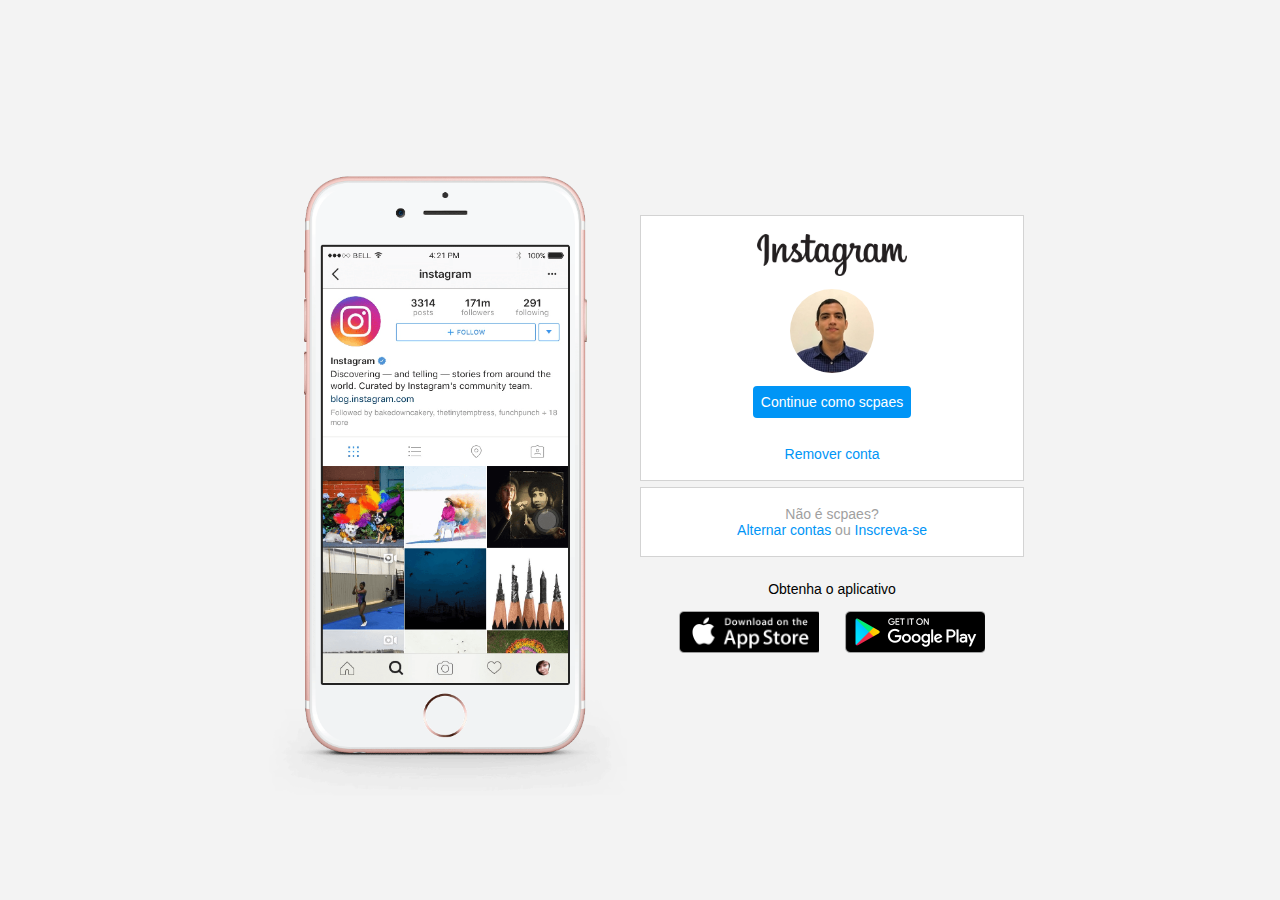
<file: instagram-home-page/index.html>
<!DOCTYPE html>
<html lang="en">
<head>
    <meta charset="UTF-8">
    <meta name="viewport" content="width=device-width, initial-scale=1.0">
    <link rel="stylesheet" href="style.css">
    <title>Instagram</title>
</head>
<body>
    <div class="instagram-wrapper">
        <div class="instagram-phone">
            <img src="./img/instagram-celular.png" alt="Instagram">
        </div>
        <div class="instagram-continue">
            <div class="group">
                <img src="./img/instagram-logo.png" class="instagram-logo" alt="Logo instagram">
                <div class="profile-photo">
                    <img src="./img/profile.jpg" alt="Foto de perfil">
                </div>
                <a href="#" class="instagram-login">Continue como scpaes</a>
                <a href="#" class="instagram-logout">Remover conta</a>
            </div>
            <div class="group">
                <p class="not-account">Não é scpaes?</p>
                <p class="not-account">
                    <span class="link-blue">Alternar contas</span>
                    ou
                    <span class="link-blue">Inscreva-se</span>
                </p>
            </div>
            <div class="get-the-app">
                <p class="get-app">Obtenha o aplicativo</p>
                <div class="download">
                    <a href="#" class="app-download"></a>
                    <a href="#" class="app-download"></a>
                </div>
            </div>
        </div>
    </div>
</body>
</html>
</file>
<file: instagram-home-page/style.css>
* {
    padding: 0;
    margin: 0;
    box-sizing: border-box;
    text-decoration: none;
    font-family: sans-serif;
    font-size: 14px;
}

body {
    width: 100%;
    min-height: 100vh;
    background-color: rgb(243, 243, 243);
    margin: 0;
    padding: 0;
    display: flex;
    justify-content: center;
}

.instagram-wrapper {
    display: flex;
    align-items: center;
    justify-content: start;
    width: 60%;
    height: 100vh;
}

.instagram-phone {
    display: flex;
    align-items: center;
    justify-content: center;
    width: 50%;
}

.instagram-phone img {
    height: 50rem;
}

.instagram-continue {
    display: flex;
    align-items: center; /* horizontal */
    justify-content: space-around; /* vertical */
    flex-direction: column;
    width: 50%;
    min-height: 34rem;
}

.group {
    display: flex;
    justify-content: space-between;
    align-items: center;
    flex-direction: column;
    background-color: #ffffff;
    width: 100%;
    padding: 1.3rem 0;
    border: 1px solid lightgray;
}

.group:nth-child(1) {
    min-height: 19rem;
}

.instagram-logo {
    height: 3rem;
}

.profile-photo {
    display: flex;
    justify-content: center;
    align-items: center;
    border-radius: 50%;
    overflow: hidden;
}

.profile-photo img {
    height: 6rem;
}

.instagram-login {
    background-color: #0095f6;
    color: #ffffff;
    padding: 8px;
    border-radius: 4px;
}

.instagram-logout {
    color: #0095f6;
    margin-top: 1rem;
}

.not-account {
    color: rgb(160, 160, 160);
}

.link-blue {
    color: #0095f6;
}

.get-the-app {
    display: flex;
    flex-direction: column;
    align-items: center;
    justify-content: center;
    width: 100%;
    padding: 1.3rem 0;
}

.download {
    display: flex;
    width: 100%;
    justify-content: space-evenly;
    align-items: center;
    padding: 1rem;
}

.app-download {
    height: 3rem;
    width: 10rem;
    background-size: cover;
}

.app-download:nth-child(1) {
    background-image: url('./img/apple-button.png');
}

.app-download:nth-child(2) {
    background-image: url('./img/googleplay-button.png');
}

/* media queries */


@media (max-width: 1024px) {
    .instagram-wrapper {
        width: 90%;
    }
}

@media (max-width: 650px) {
    body {
        background-color: #ffffff;
    }

    .instagram-wrapper {
        width: 90%;
    }

    .instagram-phone {
        display: none;
    }

    .instagram-continue {
        width: 100%;
    }
    
    .group {
        border: 1px solid transparent;
    }
}
</file>
